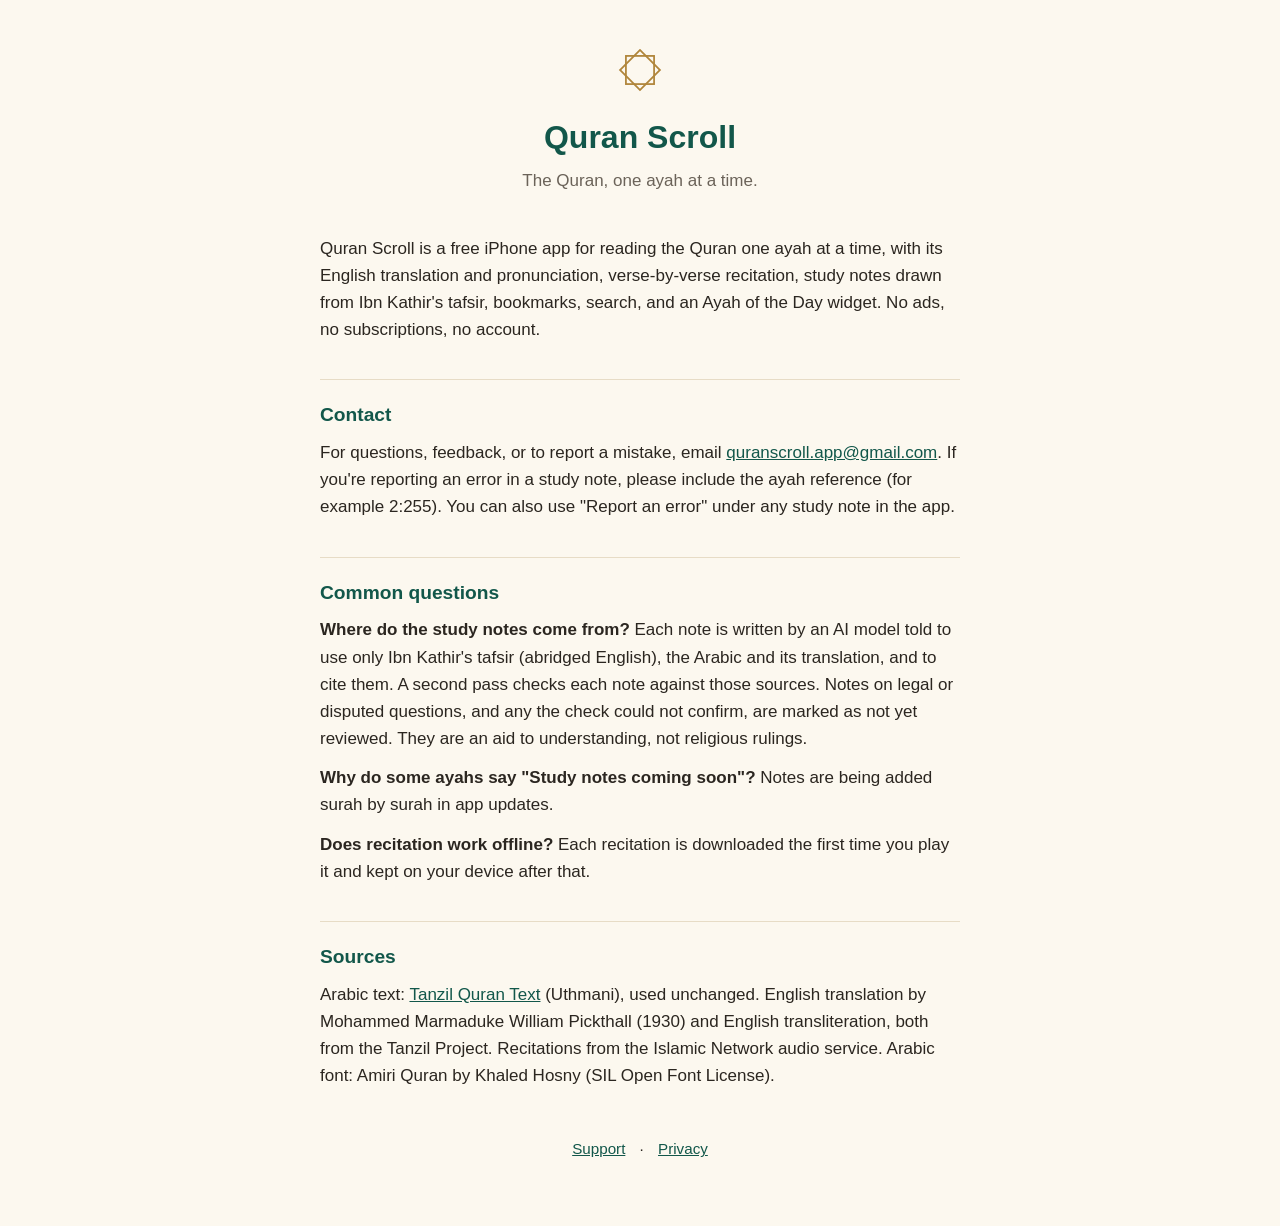
<file: index.html>
<!doctype html>
<html lang="en">
<head>
<meta charset="utf-8">
<meta name="viewport" content="width=device-width, initial-scale=1">
<title>Quran Scroll Support</title>
<link rel="stylesheet" href="style.css">
</head>
<body>
<main>
<header>
  <svg class="star" viewBox="0 0 100 100" aria-hidden="true"><g fill="none" stroke="currentColor" stroke-width="4"><rect x="18" y="18" width="64" height="64"/><rect x="18" y="18" width="64" height="64" transform="rotate(45 50 50)"/></g></svg>
  <h1>Quran Scroll</h1>
  <p class="tagline">The Quran, one ayah at a time.</p>
</header>

<p>Quran Scroll is a free iPhone app for reading the Quran one ayah at a time, with its English translation and pronunciation, verse-by-verse recitation, study notes drawn from Ibn Kathir's tafsir, bookmarks, search, and an Ayah of the Day widget. No ads, no subscriptions, no account.</p>

<h2>Contact</h2>
<p>For questions, feedback, or to report a mistake, email <a href="mailto:quranscroll.app@gmail.com">quranscroll.app@gmail.com</a>. If you're reporting an error in a study note, please include the ayah reference (for example 2:255). You can also use "Report an error" under any study note in the app.</p>

<h2>Common questions</h2>
<p><strong>Where do the study notes come from?</strong> Each note is written by an AI model told to use only Ibn Kathir's tafsir (abridged English), the Arabic and its translation, and to cite them. A second pass checks each note against those sources. Notes on legal or disputed questions, and any the check could not confirm, are marked as not yet reviewed. They are an aid to understanding, not religious rulings.</p>
<p><strong>Why do some ayahs say "Study notes coming soon"?</strong> Notes are being added surah by surah in app updates.</p>
<p><strong>Does recitation work offline?</strong> Each recitation is downloaded the first time you play it and kept on your device after that.</p>

<h2>Sources</h2>
<p>Arabic text: <a href="https://tanzil.net">Tanzil Quran Text</a> (Uthmani), used unchanged. English translation by Mohammed Marmaduke William Pickthall (1930) and English transliteration, both from the Tanzil Project. Recitations from the Islamic Network audio service. Arabic font: Amiri Quran by Khaled Hosny (SIL Open Font License).</p>

<nav><a href="index.html">Support</a> · <a href="privacy.html">Privacy</a></nav>
</main>
</body>
</html>
</file>
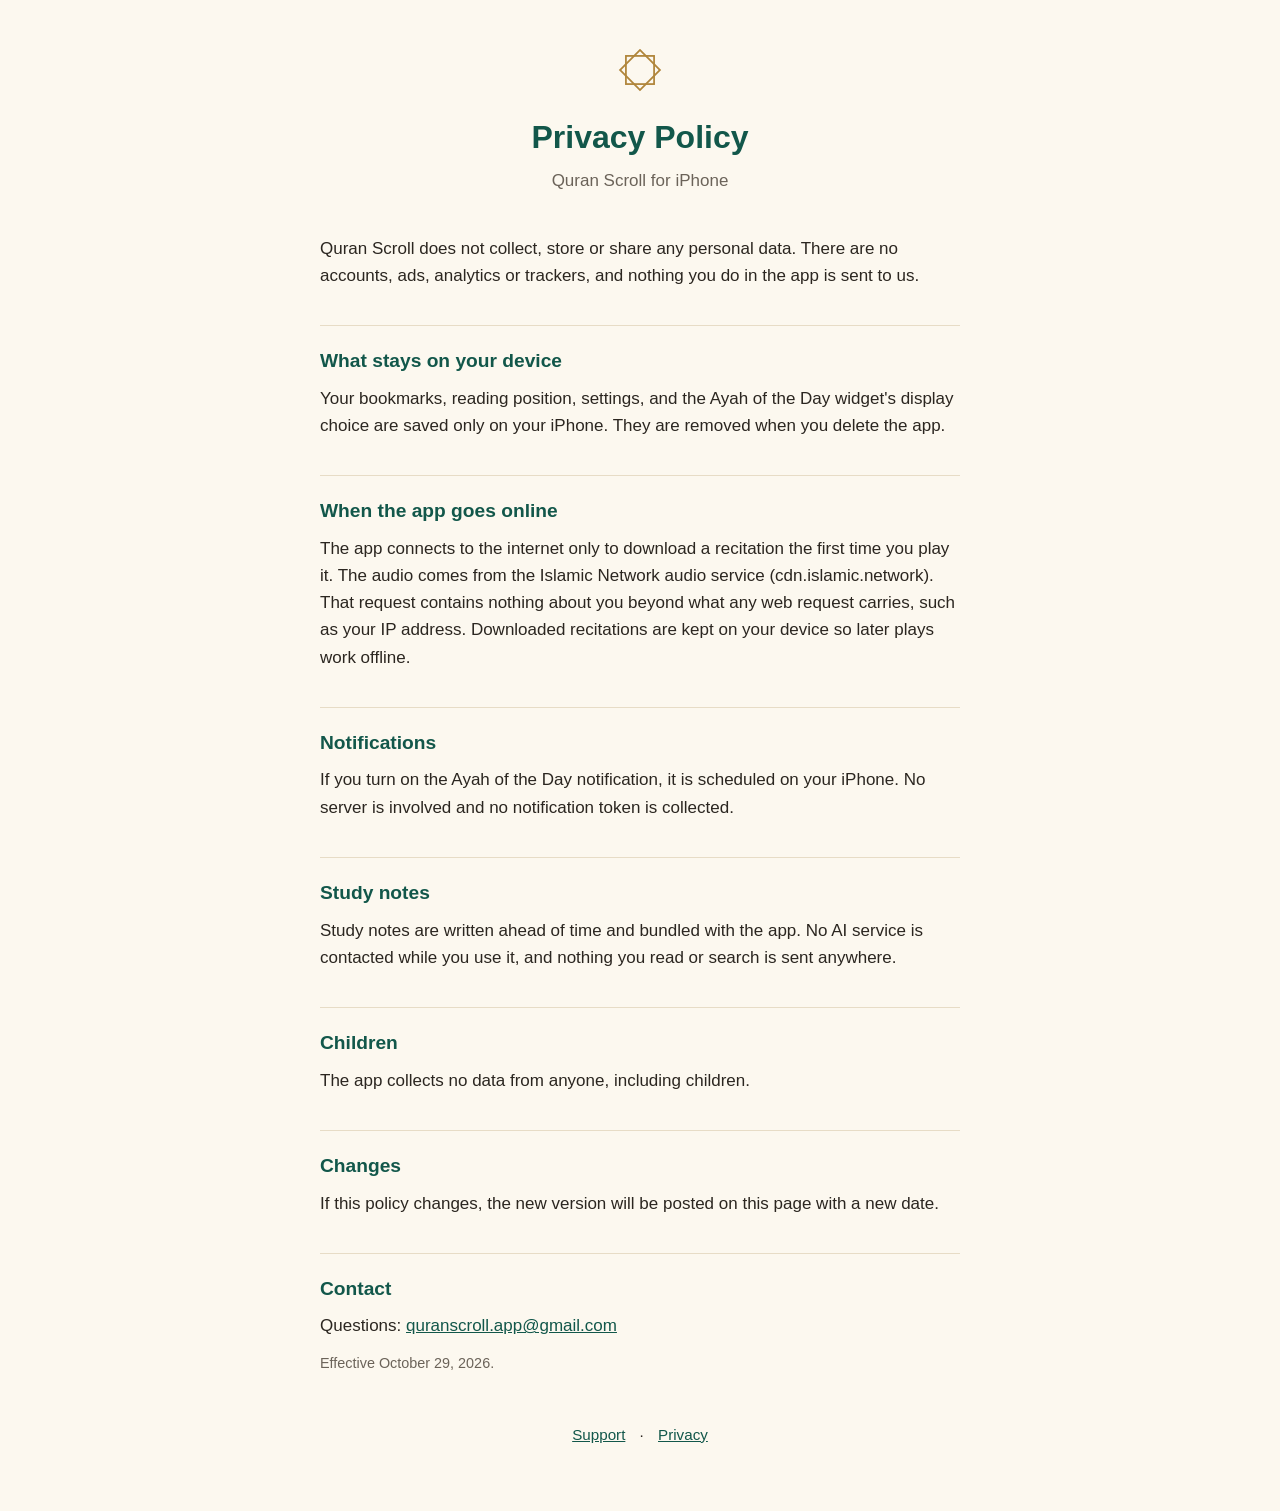
<file: privacy.html>
<!doctype html>
<html lang="en">
<head>
<meta charset="utf-8">
<meta name="viewport" content="width=device-width, initial-scale=1">
<title>Quran Scroll Privacy Policy</title>
<link rel="stylesheet" href="style.css">
</head>
<body>
<main>
<header>
  <svg class="star" viewBox="0 0 100 100" aria-hidden="true"><g fill="none" stroke="currentColor" stroke-width="4"><rect x="18" y="18" width="64" height="64"/><rect x="18" y="18" width="64" height="64" transform="rotate(45 50 50)"/></g></svg>
  <h1>Privacy Policy</h1>
  <p class="tagline">Quran Scroll for iPhone</p>
</header>

<p>Quran Scroll does not collect, store or share any personal data. There are no accounts, ads, analytics or trackers, and nothing you do in the app is sent to us.</p>

<h2>What stays on your device</h2>
<p>Your bookmarks, reading position, settings, and the Ayah of the Day widget's display choice are saved only on your iPhone. They are removed when you delete the app.</p>

<h2>When the app goes online</h2>
<p>The app connects to the internet only to download a recitation the first time you play it. The audio comes from the Islamic Network audio service (cdn.islamic.network). That request contains nothing about you beyond what any web request carries, such as your IP address. Downloaded recitations are kept on your device so later plays work offline.</p>

<h2>Notifications</h2>
<p>If you turn on the Ayah of the Day notification, it is scheduled on your iPhone. No server is involved and no notification token is collected.</p>

<h2>Study notes</h2>
<p>Study notes are written ahead of time and bundled with the app. No AI service is contacted while you use it, and nothing you read or search is sent anywhere.</p>

<h2>Children</h2>
<p>The app collects no data from anyone, including children.</p>

<h2>Changes</h2>
<p>If this policy changes, the new version will be posted on this page with a new date.</p>

<h2>Contact</h2>
<p>Questions: <a href="mailto:quranscroll.app@gmail.com">quranscroll.app@gmail.com</a></p>

<p class="muted">Effective October 29, 2026.</p>

<nav><a href="index.html">Support</a> · <a href="privacy.html">Privacy</a></nav>
</main>
</body>
</html>
</file>
<file: style.css>
:root {
  --ink: #12574a;
  --gold: #b0853a;
  --paper: #fcf8ef;
  --text: #2b2620;
  --muted: #6b6359;
  --rule: #e7dcc6;
}
@media (prefers-color-scheme: dark) {
  :root {
    --ink: #6bbda8;
    --gold: #d9b06b;
    --paper: #0f1a17;
    --text: #ede6d4;
    --muted: #a59d8d;
    --rule: #2a3a35;
  }
}
* { box-sizing: border-box; }
body {
  margin: 0;
  background: var(--paper);
  color: var(--text);
  font: 17px/1.6 -apple-system, BlinkMacSystemFont, "Segoe UI", Roboto, sans-serif;
}
main { max-width: 680px; margin: 0 auto; padding: 48px 20px 64px; }
header { text-align: center; margin-bottom: 40px; }
.star { width: 44px; height: 44px; color: var(--gold); }
h1 { color: var(--ink); font-size: 2rem; margin: 12px 0 4px; }
.tagline { color: var(--muted); margin: 0; }
h2 { color: var(--ink); font-size: 1.2rem; margin: 36px 0 8px; padding-top: 20px; border-top: 1px solid var(--rule); }
a { color: var(--ink); }
p, li { margin: 0 0 12px; }
.muted { color: var(--muted); font-size: 0.9rem; }
nav { text-align: center; margin-top: 48px; font-size: 0.95rem; }
nav a { margin: 0 10px; }
</file>
